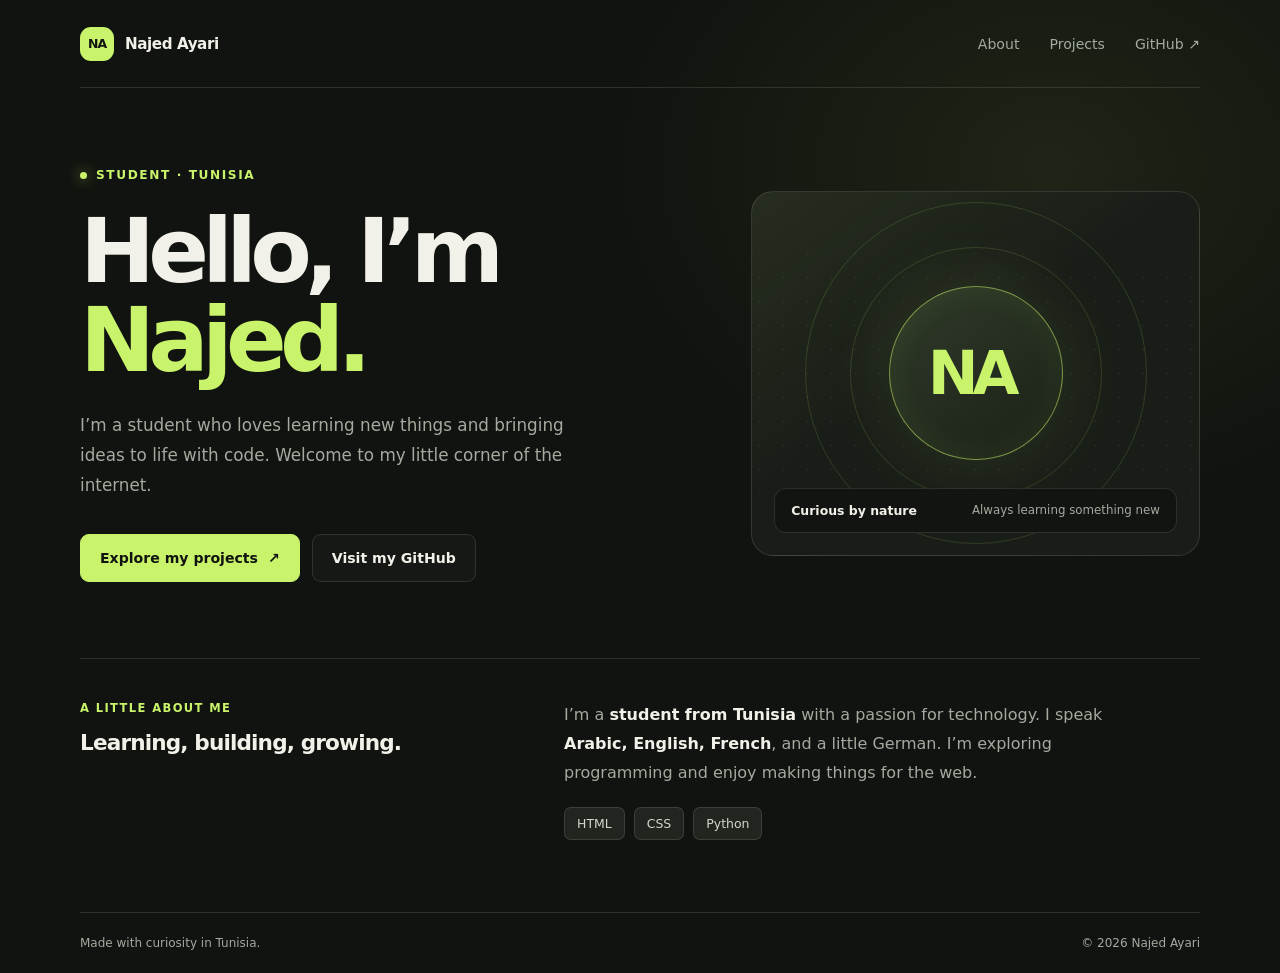
<file: index.html>
<!DOCTYPE html>
<html lang="en">
<head>
    <meta charset="UTF-8">
    <meta name="viewport" content="width=device-width, initial-scale=1.0">
    <meta name="theme-color" content="#10130f">
    <meta name="description" content="Meet Najed Ayari, a student and aspiring developer from Tunisia.">
    <title>Najed Ayari — Student &amp; Aspiring Developer</title>
    <link rel="stylesheet" href="style.css">
</head>
<body>
    <header class="site-header">
        <a class="wordmark" href="#home" aria-label="Najed Ayari home">
            <span class="wordmark-mark" aria-hidden="true">NA</span>
            <span>Najed Ayari</span>
        </a>
        <nav aria-label="Main navigation">
            <a href="#about">About</a>
            <a href="Projects.html">Projects</a>
            <a href="https://github.com/ayarinajed2009-maker" target="_blank" rel="noopener noreferrer">GitHub ↗</a>
        </nav>
    </header>

    <main id="home">
        <section class="hero" aria-labelledby="intro-title">
            <div>
                <p class="eyebrow">Student · Tunisia</p>
                <h1 id="intro-title">Hello, I’m<br><span>Najed.</span></h1>
                <p class="hero-copy">I’m a student who loves learning new things and bringing ideas to life with code. Welcome to my little corner of the internet.</p>
                <div class="hero-actions">
                    <a class="button button-primary" href="Projects.html">Explore my projects <span aria-hidden="true">↗</span></a>
                    <a class="button button-secondary" href="https://github.com/ayarinajed2009-maker" target="_blank" rel="noopener noreferrer">Visit my GitHub</a>
                </div>
            </div>
            <div class="visual" aria-label="A graphic featuring the initials NA">
                <div class="visual-grid" aria-hidden="true"></div>
                <div class="initials" aria-hidden="true">NA</div>
                <div class="floating-note">
                    <strong>Curious by nature</strong>
                    <span>Always learning something new</span>
                </div>
            </div>
        </section>

        <section class="details" id="about" aria-labelledby="about-title">
            <div>
                <p class="section-label">A little about me</p>
                <h2 id="about-title">Learning, building, growing.</h2>
            </div>
            <div>
                <p class="about-text">I’m a <strong>student from Tunisia</strong> with a passion for technology. I speak <strong>Arabic, English, French</strong>, and a little German. I’m exploring programming and enjoy making things for the web.</p>
                <div class="skills" aria-label="Languages and technologies">
                    <span class="skill">HTML</span>
                    <span class="skill">CSS</span>
                    <span class="skill">Python</span>
                </div>
            </div>
        </section>
    </main>

    <footer>
        <span>Made with curiosity in Tunisia.</span>
        <span>© 2026 Najed Ayari</span>
    </footer>
</body>
</html>
</file>
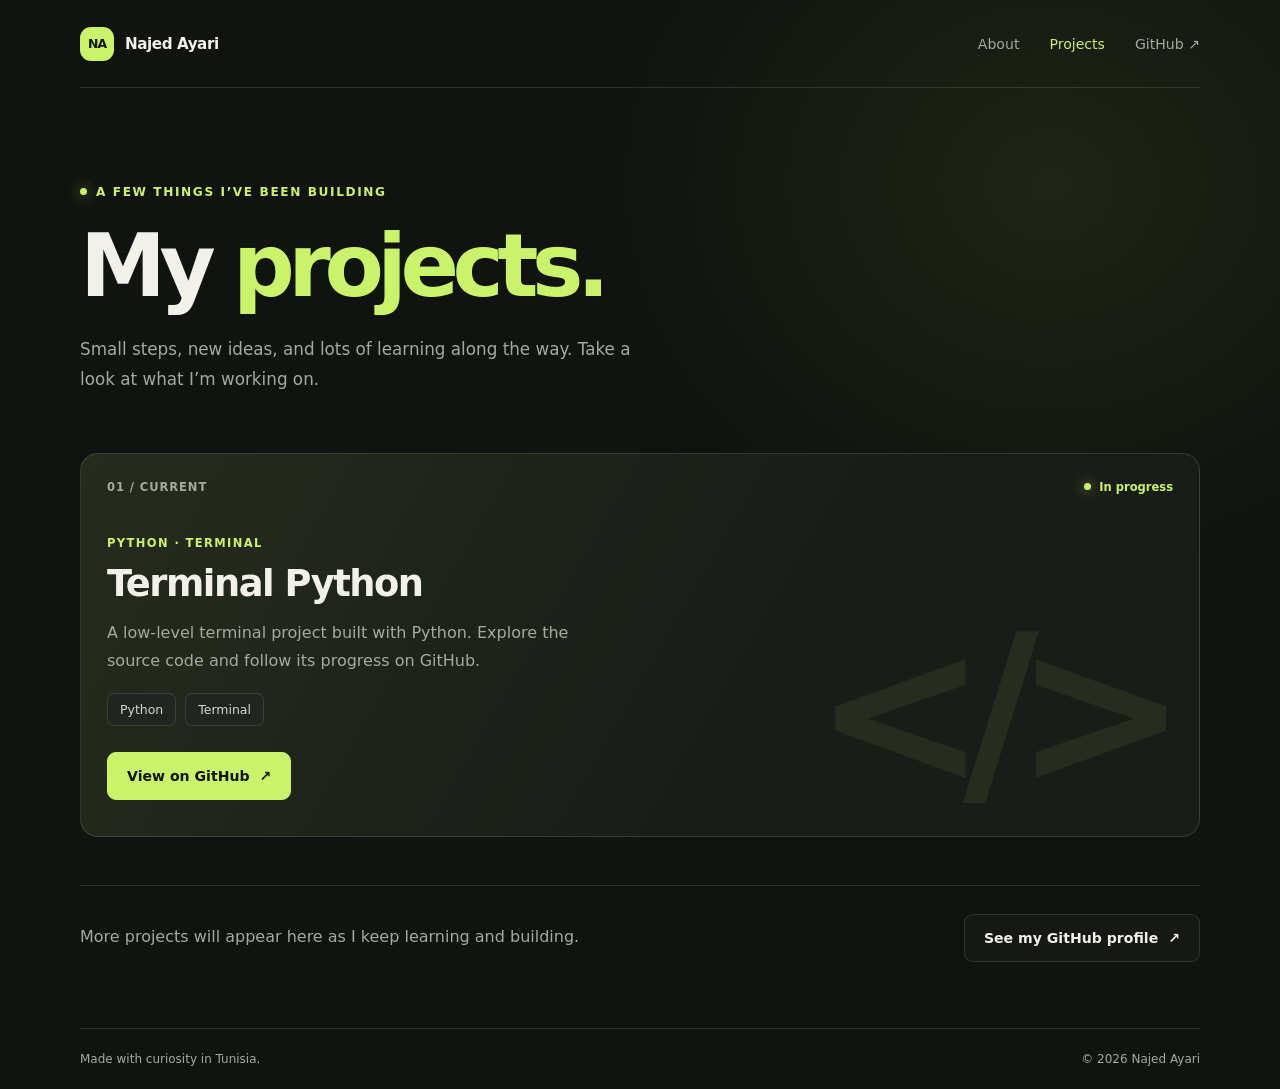
<file: Projects.html>
<!DOCTYPE html>
<html lang="en">
<head>
    <meta charset="UTF-8">
    <meta name="viewport" content="width=device-width, initial-scale=1.0">
    <meta name="theme-color" content="#10130f">
    <meta name="description" content="Explore projects by Najed Ayari, a student and aspiring developer from Tunisia.">
    <title>Projects — Najed Ayari</title>
    <link rel="stylesheet" href="style.css">
</head>
<body>
    <header class="site-header">
        <a class="wordmark" href="index.html#home" aria-label="Najed Ayari home">
            <span class="wordmark-mark" aria-hidden="true">NA</span>
            <span>Najed Ayari</span>
        </a>
        <nav aria-label="Main navigation">
            <a href="index.html#about">About</a>
            <a href="Projects.html" aria-current="page">Projects</a>
            <a href="https://github.com/ayarinajed2009-maker" target="_blank" rel="noopener noreferrer">GitHub ↗</a>
        </nav>
    </header>

    <main class="page-main">
        <section class="page-intro" aria-labelledby="projects-title">
            <p class="eyebrow">A few things I’ve been building</p>
            <h1 id="projects-title">My <span>projects.</span></h1>
            <p class="hero-copy">Small steps, new ideas, and lots of learning along the way. Take a look at what I’m working on.</p>
        </section>

        <section class="project-list" aria-label="Projects">
            <article class="project-card">
                <div class="project-card-top">
                    <span class="project-number">01 / CURRENT</span>
                    <span class="project-status"><span aria-hidden="true"></span> In progress</span>
                </div>
                <div class="project-card-content">
                    <p class="section-label">Python · Terminal</p>
                    <h2>Terminal Python</h2>
                    <p class="project-description">A low-level terminal project built with Python. Explore the source code and follow its progress on GitHub.</p>
                    <div class="skills" aria-label="Project technologies">
                        <span class="skill">Python</span>
                        <span class="skill">Terminal</span>
                    </div>
                    <a class="button button-primary project-link" href="https://github.com/ayarinajed2009-maker/terminal-python" target="_blank" rel="noopener noreferrer">
                        View on GitHub <span aria-hidden="true">↗</span>
                    </a>
                </div>
                <div class="project-decoration" aria-hidden="true">&lt;/&gt;</div>
            </article>
        </section>

        <section class="project-cta" aria-label="More projects">
            <p class="about-text">More projects will appear here as I keep learning and building.</p>
            <a class="button button-secondary" href="https://github.com/ayarinajed2009-maker" target="_blank" rel="noopener noreferrer">See my GitHub profile <span aria-hidden="true">↗</span></a>
        </section>
    </main>

    <footer>
        <span>Made with curiosity in Tunisia.</span>
        <span>© 2026 Najed Ayari</span>
    </footer>
</body>
</html>
</file>
<file: style.css>
:root {
            color-scheme: dark;
            --background: #10130f;
            --surface: #191d18;
            --surface-light: #20251f;
            --text: #f2f1e9;
            --muted: #a4aa9f;
            --accent: #c9f36a;
            --line: rgba(242, 241, 233, 0.12);
            --font: Inter, ui-sans-serif, system-ui, -apple-system, BlinkMacSystemFont, "Segoe UI", sans-serif;
        }

        * {
            box-sizing: border-box;
        }

        body {
            min-width: 320px;
            min-height: 100vh;
            margin: 0;
            background:
                radial-gradient(ellipse at 82% 17%, rgba(201, 243, 106, 0.08), transparent 28rem),
                var(--background);
            color: var(--text);
            font-family: var(--font);
            -webkit-font-smoothing: antialiased;
        }

        a {
            color: inherit;
        }

        .site-header,
        main,
        footer {
            width: min(1120px, calc(100% - 48px));
            margin-inline: auto;
        }

        .site-header {
            display: flex;
            align-items: center;
            justify-content: space-between;
            min-height: 88px;
            border-bottom: 1px solid var(--line);
        }

        .wordmark {
            display: inline-flex;
            align-items: center;
            gap: 11px;
            font-size: 0.95rem;
            font-weight: 700;
            letter-spacing: -0.03em;
            text-decoration: none;
        }

        .wordmark-mark {
            display: grid;
            width: 34px;
            aspect-ratio: 1;
            place-items: center;
            border-radius: 11px;
            background: var(--accent);
            color: var(--background);
            font-size: 0.78rem;
            letter-spacing: -0.08em;
        }

        nav {
            display: flex;
            align-items: center;
            gap: 30px;
        }

        nav a {
            color: var(--muted);
            font-size: 0.88rem;
            text-decoration: none;
            transition: color 160ms ease;
        }

        nav a:hover,
        nav a:focus-visible {
            color: var(--accent);
        }

        .hero {
            display: grid;
            grid-template-columns: 1.15fr 0.85fr;
            align-items: center;
            gap: 64px;
            min-height: 570px;
            padding-block: 72px;
        }

        .eyebrow {
            display: inline-flex;
            align-items: center;
            gap: 9px;
            margin: 0 0 25px;
            color: var(--accent);
            font-size: 0.76rem;
            font-weight: 700;
            letter-spacing: 0.13em;
            text-transform: uppercase;
        }

        .eyebrow::before {
            width: 7px;
            height: 7px;
            border-radius: 50%;
            background: var(--accent);
            content: "";
            box-shadow: 0 0 14px rgba(201, 243, 106, 0.75);
        }

        h1 {
            max-width: 620px;
            margin: 0;
            font-size: clamp(3.2rem, 7vw, 6.1rem);
            font-weight: 650;
            letter-spacing: -0.075em;
            line-height: 0.99;
        }

        h1 span {
            color: var(--accent);
        }

        .hero-copy {
            max-width: 500px;
            margin: 25px 0 0;
            color: var(--muted);
            font-size: 1.05rem;
            line-height: 1.8;
        }

        .hero-actions {
            display: flex;
            flex-wrap: wrap;
            gap: 12px;
            margin-top: 34px;
        }

        .button {
            display: inline-flex;
            min-height: 48px;
            align-items: center;
            justify-content: center;
            gap: 10px;
            padding: 0 19px;
            border: 1px solid var(--line);
            border-radius: 9px;
            font-size: 0.88rem;
            font-weight: 650;
            text-decoration: none;
            transition: transform 160ms ease, background 160ms ease, border-color 160ms ease;
        }

        .button:hover {
            transform: translateY(-2px);
        }

        .button-primary {
            border-color: var(--accent);
            background: var(--accent);
            color: var(--background);
        }

        .button-primary:hover {
            background: #d7ff83;
        }

        .button-secondary {
            background: rgba(255, 255, 255, 0.025);
        }

        .button-secondary:hover {
            border-color: rgba(242, 241, 233, 0.35);
        }

        .button:focus-visible,
        nav a:focus-visible,
        .wordmark:focus-visible {
            outline: 2px solid var(--accent);
            outline-offset: 4px;
        }

        .visual {
            position: relative;
            display: grid;
            min-height: 365px;
            overflow: hidden;
            place-items: center;
            border: 1px solid var(--line);
            border-radius: 22px;
            background:
                linear-gradient(145deg, rgba(201, 243, 106, 0.08), transparent 45%),
                var(--surface);
        }

        .visual::before,
        .visual::after {
            position: absolute;
            width: 250px;
            aspect-ratio: 1;
            border: 1px solid rgba(201, 243, 106, 0.14);
            border-radius: 50%;
            content: "";
        }

        .visual::after {
            width: 340px;
        }

        .visual-grid {
            position: absolute;
            inset: 0;
            background-image: radial-gradient(rgba(242, 241, 233, 0.16) 1px, transparent 1px);
            background-position: center;
            background-size: 24px 24px;
            mask-image: linear-gradient(transparent, black 24%, black 76%, transparent);
            opacity: 0.35;
        }

        .initials {
            z-index: 1;
            display: grid;
            width: 174px;
            aspect-ratio: 1;
            place-items: center;
            border: 1px solid rgba(201, 243, 106, 0.55);
            border-radius: 50%;
            background: linear-gradient(145deg, #303a29, #1a2117);
            box-shadow: 0 0 75px rgba(201, 243, 106, 0.12), inset 0 0 35px rgba(201, 243, 106, 0.07);
            color: var(--accent);
            font-size: 3.8rem;
            font-weight: 600;
            letter-spacing: -0.1em;
            padding-right: 10px;
        }

        .floating-note {
            position: absolute;
            z-index: 2;
            right: 22px;
            bottom: 22px;
            left: 22px;
            display: flex;
            align-items: center;
            justify-content: space-between;
            gap: 12px;
            padding: 14px 16px;
            border: 1px solid var(--line);
            border-radius: 12px;
            background: rgba(16, 19, 15, 0.82);
            backdrop-filter: blur(12px);
        }

        .floating-note strong {
            font-size: 0.78rem;
            font-weight: 650;
        }

        .floating-note span {
            color: var(--muted);
            font-size: 0.74rem;
        }

        .details {
            display: grid;
            grid-template-columns: 0.8fr 1.2fr;
            gap: 60px;
            padding-block: 42px 72px;
            border-top: 1px solid var(--line);
        }

        .page-main {
            min-height: calc(100vh - 178px);
        }

        .page-intro {
            max-width: 700px;
            padding-block: 92px 58px;
        }

        .page-intro h1 {
            font-size: clamp(3.2rem, 7vw, 5.4rem);
        }

        .page-intro .hero-copy {
            max-width: 560px;
        }

        nav a[aria-current="page"] {
            color: var(--accent);
        }

        .project-list {
            padding-bottom: 48px;
        }

        .project-card {
            position: relative;
            min-height: 340px;
            overflow: hidden;
            padding: 26px;
            border: 1px solid var(--line);
            border-radius: 18px;
            background:
                linear-gradient(120deg, rgba(201, 243, 106, 0.07), transparent 60%),
                var(--surface);
        }

        .project-card-top {
            display: flex;
            align-items: center;
            justify-content: space-between;
            gap: 16px;
        }

        .project-number,
        .project-status {
            font-size: 0.72rem;
            font-weight: 650;
            letter-spacing: 0.08em;
            text-transform: uppercase;
        }

        .project-number {
            color: var(--muted);
        }

        .project-status {
            display: inline-flex;
            align-items: center;
            gap: 8px;
            color: var(--accent);
            letter-spacing: 0;
            text-transform: none;
        }

        .project-status span {
            width: 7px;
            height: 7px;
            border-radius: 50%;
            background: var(--accent);
            box-shadow: 0 0 12px rgba(201, 243, 106, 0.65);
        }

        .project-card-content {
            position: relative;
            z-index: 1;
            max-width: 570px;
            padding-block: 42px 10px;
        }

        .project-card-content .section-label {
            margin-bottom: 12px;
        }

        .project-card-content h2 {
            font-size: clamp(1.7rem, 4vw, 2.3rem);
        }

        .project-description {
            max-width: 470px;
            margin: 14px 0 0;
            color: var(--muted);
            line-height: 1.75;
        }

        .project-card-content .skills {
            margin-top: 18px;
        }

        .project-link {
            margin-top: 26px;
        }

        .project-decoration {
            position: absolute;
            right: 36px;
            bottom: 20px;
            color: rgba(201, 243, 106, 0.08);
            font-size: clamp(7rem, 20vw, 13rem);
            font-weight: 750;
            letter-spacing: -0.12em;
            line-height: 1;
            pointer-events: none;
            user-select: none;
        }

        .project-cta {
            display: flex;
            align-items: center;
            justify-content: space-between;
            gap: 24px;
            padding-block: 28px 66px;
            border-top: 1px solid var(--line);
        }

        .project-cta .about-text {
            margin: 0;
        }

        .section-label {
            margin: 0 0 15px;
            color: var(--accent);
            font-size: 0.72rem;
            font-weight: 700;
            letter-spacing: 0.12em;
            text-transform: uppercase;
        }

        h2 {
            margin: 0;
            font-size: 1.35rem;
            font-weight: 600;
            letter-spacing: -0.04em;
        }

        .about-text {
            max-width: 540px;
            margin: 0;
            color: var(--muted);
            line-height: 1.8;
        }

        .about-text strong {
            color: var(--text);
            font-weight: 550;
        }

        .skills {
            display: flex;
            flex-wrap: wrap;
            gap: 9px;
            margin-top: 20px;
        }

        .skill {
            padding: 8px 12px;
            border: 1px solid var(--line);
            border-radius: 7px;
            background: var(--surface-light);
            color: #d2d6cd;
            font-size: 0.78rem;
        }

        footer {
            display: flex;
            justify-content: space-between;
            gap: 16px;
            padding-block: 23px;
            border-top: 1px solid var(--line);
            color: var(--muted);
            font-size: 0.75rem;
        }

        @media (max-width: 760px) {
            .site-header,
            main,
            footer {
                width: min(100% - 36px, 560px);
            }

            .site-header {
                min-height: 74px;
            }

            nav {
                gap: 17px;
            }

            nav a {
                font-size: 0.8rem;
            }

            .hero {
                grid-template-columns: 1fr;
                gap: 42px;
                min-height: auto;
                padding-block: 76px 55px;
            }

            .page-intro {
                padding-block: 76px 42px;
            }

            h1 {
                font-size: clamp(3.3rem, 14vw, 5.3rem);
            }

            .visual {
                min-height: 310px;
            }

            .details {
                grid-template-columns: 1fr;
                gap: 30px;
                padding-block: 34px 52px;
            }

            .project-card {
                min-height: 360px;
                padding: 20px;
            }

            .project-card-content {
                padding-top: 38px;
            }

            .project-decoration {
                right: 18px;
                bottom: 16px;
                font-size: 7rem;
            }

            .project-cta {
                align-items: flex-start;
                flex-direction: column;
                padding-bottom: 48px;
            }
        }

        @media (max-width: 420px) {
            .wordmark {
                gap: 8px;
                font-size: 0.84rem;
            }

            nav {
                gap: 12px;
            }

            nav a {
                font-size: 0.74rem;
            }

            .floating-note {
                right: 14px;
                bottom: 14px;
                left: 14px;
            }

            footer {
                flex-direction: column;
            }
        }

        @media (prefers-reduced-motion: reduce) {
            *,
            *::before,
            *::after {
                scroll-behavior: auto !important;
                transition-duration: 0.01ms !important;
            }
        }
</file>
